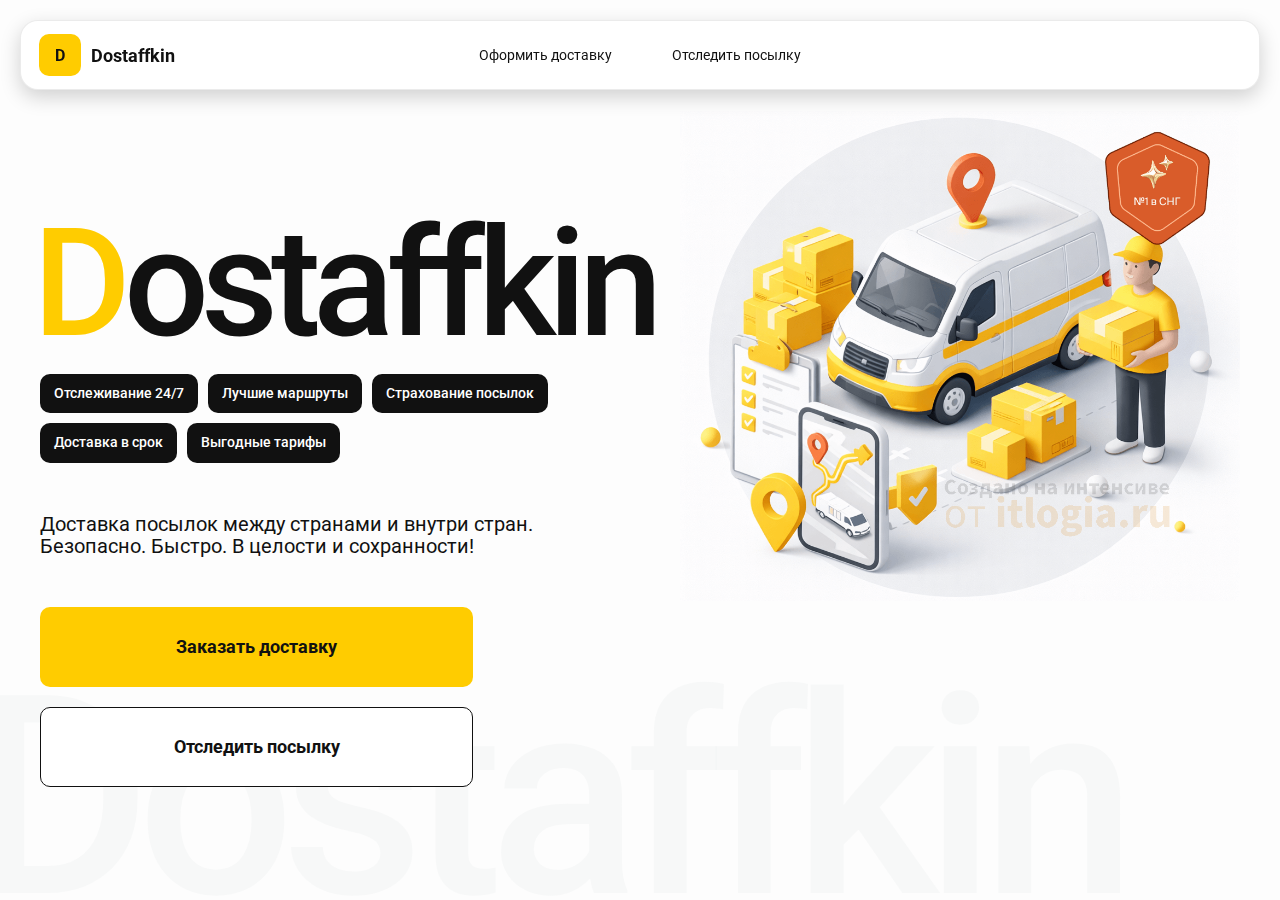
<file: index.html>
<!DOCTYPE html>
<html lang="en">

<head>
    <meta charset="UTF-8">
    <meta name="viewport" content="width=device-width,initial-scale=1,maximum-scale=1,user-scalable=0" />
    <title>Dostaffkin — Доставка посылок между странами и внутри стран. Безопасно. Быстро. В целости и сохранности!
    </title>
    <link rel="stylesheet" href="styles/base.css" />
    <link rel="stylesheet" href="styles/base_adaptive.css" />
    <link rel="stylesheet" href="styles/index.css" />
    <link rel="stylesheet" href="styles/index_adaptive.css" />
</head>

<body>
    <div class="container">
        <header class="header">
            <a class="header-brand" href="#">
                <div class="header-logo">D</div>
                <div class="header-title">Dostaffkin</div>
            </a>
            <nav class="header-menu">
                <a class="header-link" href="order.html">Оформить <span>доставку</span></a>
                <a class="header-link" href="track.html">Отследить <span>посылку</span></a>
            </nav>
        </header>
        <main class="main">
            <section class="main-info">
                <div class="main-title">
                    <span>D</span>ostaffkin
                </div>
                <div class="main-features">
                    <div class="main-feature">Отслеживание 24/7</div>
                    <div class="main-feature">Лучшие маршруты</div>
                    <div class="main-feature">Страхование посылок</div>
                    <div class="main-feature">Доставка в срок</div>
                    <div class="main-feature">Выгодные тарифы</div>
                </div>
                <div class="main-description">
                    Доставка посылок между странами и внутри стран.
                    Безопасно. Быстро. В целости и сохранности!
                </div>
                <div class="main-actions">
                    <a class="button" type="button" href="./order.html">Заказать доставку</a>
                    <a class="button button-white" type="button" href="./track.html">Отследить посылку</a>
                </div>
                <div class="main-title-ghost">Dostaffkin</div>
            </section>
            <section class="main-image">
                <img src="images/main-image.png" alt="Main image" />
            </section>
        </main>
    </div>
</body>

</html>
</file>
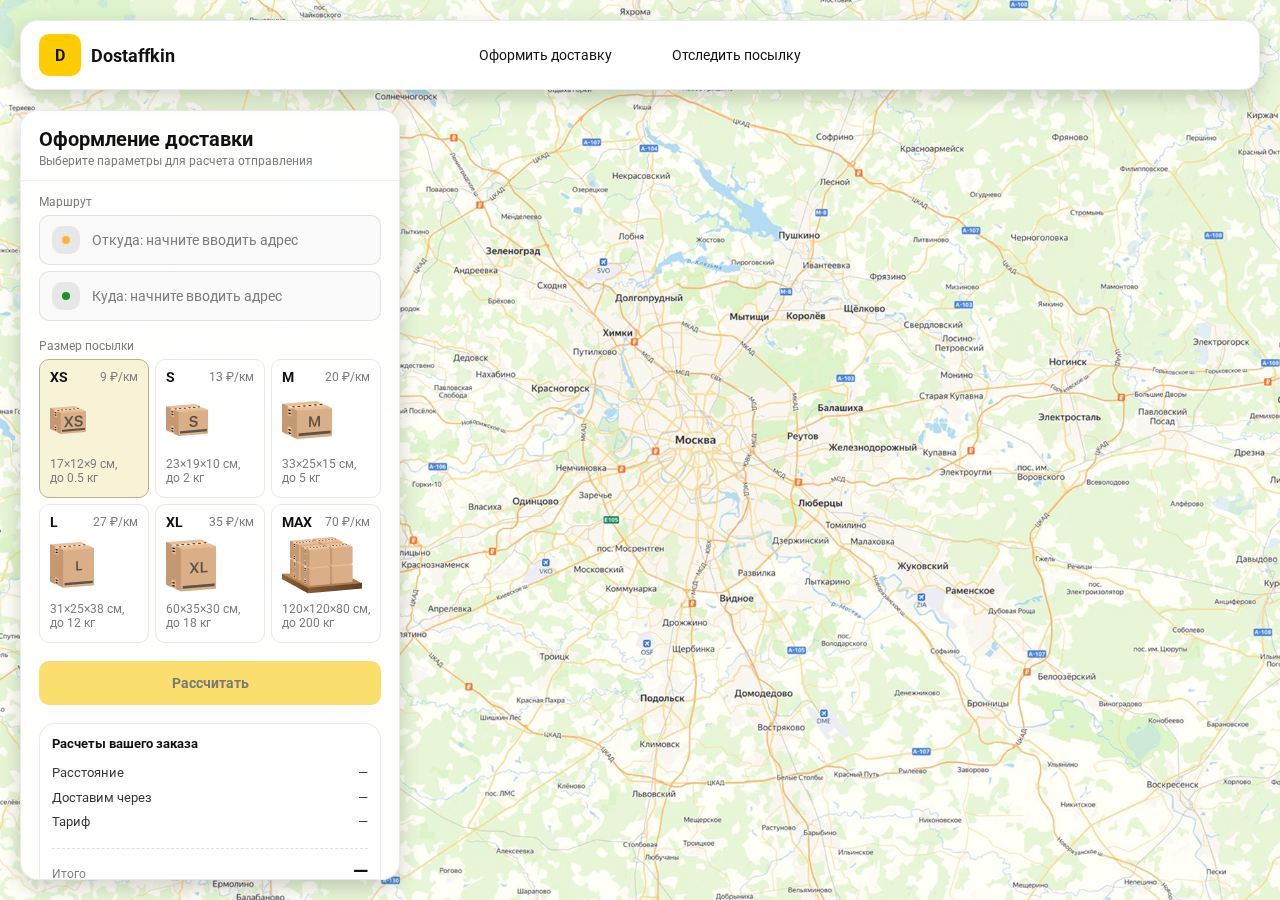
<file: order.html>
<!doctype html>
<html lang="ru">

<head>
    <meta charset="utf-8" />
    <meta name="viewport" content="width=device-width,initial-scale=1,maximum-scale=1,user-scalable=0" />
    <title>Оформление доставки</title>

    <link rel="stylesheet" href="styles/base.css" />
    <link rel="stylesheet" href="styles/base_adaptive.css" />

    <link rel="stylesheet" href="styles/order.css" />
    <link rel="stylesheet" href="styles/order_adaptive.css" />
</head>

<body>
    <div id="map"></div>
    <header class="header">
        <a class="header-brand" href="index.html">
            <div class="header-logo">D</div>
            <div class="header-title">Dostaffkin</div>
        </a>
        <nav class="header-menu">
            <a class="header-link" href="#">Оформить <span>доставку</span></a>
            <a class="header-link" href="track.html">Отследить <span>посылку</span></a>
        </nav>
    </header>
    <aside class="main" id="sidebar">
        <div class="main-header">
            <div class="main-title">Оформление доставки</div>
            <div class="main-text">Выберите параметры для расчета отправления</div>
        </div>
        <div class="main-content">
            <div class="main-route">
                <div class="main-block-title">Маршрут</div>
                <div class="main-fields">
                    <div class="main-field" id="fromField">
                        <div class="main-pin"></div>
                        <input id="from" placeholder="Откуда: начните вводить адрес" autocomplete="off" />
                        <div class="main-ac" id="fromAc" role="listbox" aria-label="Подсказки адресов"></div>
                    </div>

                    <div class="main-field" id="toField">
                        <div class="main-pin"></div>
                        <input id="to" placeholder="Куда: начните вводить адрес" autocomplete="off" />
                        <div class="main-ac" id="toAc" role="listbox" aria-label="Подсказки адресов"></div>
                    </div>
                </div>
            </div>
            <div class="main-package">
                <div class="main-block-title">Размер посылки</div>

                <div class="main-sizes">
                    <div class="main-size-card is-active" data-value="xs">
                        <div class="main-size-top">
                            <div class="main-size-label">XS</div>
                            <div class="main-size-rate">9 ₽/км</div>
                        </div>
                        <div class="main-size-media">
                            <img src="images/sizes/xs.png" alt="Короб XS" />
                        </div>
                        <div class="main-size-description">17×12×9 см,<br>до 0.5 кг</div>
                    </div>

                    <div class="main-size-card" data-value="s">
                        <div class="main-size-top">
                            <div class="main-size-label">S</div>
                            <div class="main-size-rate">13 ₽/км</div>
                        </div>
                        <div class="main-size-media">
                            <img src="images/sizes/s.png" alt="Короб S" />
                        </div>
                        <div class="main-size-description">23×19×10 см,<br>до 2 кг</div>
                    </div>

                    <div class="main-size-card" data-value="m">
                        <div class="main-size-top">
                            <div class="main-size-label">M</div>
                            <div class="main-size-rate">20 ₽/км</div>
                        </div>
                        <div class="main-size-media">
                            <img src="images/sizes/m.png" alt="Короб M" />
                        </div>
                        <div class="main-size-description">33×25×15 см,<br>до 5 кг</div>
                    </div>

                    <div class="main-size-card" data-value="l">
                        <div class="main-size-top">
                            <div class="main-size-label">L</div>
                            <div class="main-size-rate">27 ₽/км</div>
                        </div>
                        <div class="main-size-media">
                            <img src="images/sizes/l.png" alt="Короб L" />
                        </div>
                        <div class="main-size-description">31×25×38 см,<br>до 12 кг</div>
                    </div>

                    <div class="main-size-card" data-value="xl">
                        <div class="main-size-top">
                            <div class="main-size-label">XL</div>
                            <div class="main-size-rate">35 ₽/км</div>
                        </div>
                        <div class="main-size-media">
                            <img src="images/sizes/xl.png" alt="Короб XL" />
                        </div>
                        <div class="main-size-description">60×35×30 см,<br>до 18 кг</div>
                    </div>

                    <div class="main-size-card" data-value="max">
                        <div class="main-size-top">
                            <div class="main-size-label">MAX</div>
                            <div class="main-size-rate">70 ₽/км</div>
                        </div>
                        <div class="main-size-media main-size-media-palleta">
                            <img src="images/sizes/max.png" alt="Паллета" />
                        </div>
                        <div class="main-size-description">120×120×80 см,<br>до 200 кг</div>
                    </div>
                </div>
            </div>
            <div class="main-calculate-block">
                <button id="calc" class="button calculate-button" type="button" disabled>Рассчитать</button>
            </div>
            <div class="main-result" id="result">
                <div class="main-result-title">Расчеты вашего заказа</div>
                <div class="main-result-lines">
                    <div class="main-result-line"><span>Расстояние</span><span id="distanceValue">—</span></div>
                    <div class="main-result-line"><span>Доставим через</span><span id="durationValue">—</span></div>
                    <div class="main-result-line"><span>Тариф</span><span id="rateValue">—</span></div>
                </div>
                <div class="main-price">
                    <div class="main-price-label">Итого</div>
                    <div class="main-price-value" id="totalValue">—</div>
                </div>
            </div>
            <div class="main-order-box">
                <div class="main-order-form" id="orderForm">
                    <div class="main-order-title">Оформление доставки</div>
                    <div class="main-block-info-row">
                        <div class="main-block-title">Контакты</div>
                        <div class="order-fields">
                            <div class="main-field">
                                <input id="customerName" placeholder="Ваше имя" autocomplete="off" />
                            </div>
                            <div class="main-field">
                                <input id="customerPhone" placeholder="Ваш телефон" autocomplete="off"
                                    inputmode="tel" />
                            </div>
                        </div>
                    </div>
                    <div class="main-block-info-row extra-info">
                        <div class="main-block-title">Дополнительная информация</div>
                        <div class="main-field textarea">
                            <textarea id="comment" placeholder="Детали доставки и комментарии"></textarea>
                        </div>
                    </div>
                    <button id="submit" class="button main-submit-request" type="button" disabled>Отправить
                        заявку
                    </button>
                </div>

                <div class="main-order-success" id="orderSuccess">
                    <div class="main-success-icon">✓</div>
                    <div class="main-success-title">Заявка отправлена!</div>
                    <div class="main-success-title">Номер отправления – <span id="orderId"></span></div>
                    <div class="main-success-subtitle">Мы скоро свяжемся с вами</div>
                </div>
            </div>
        </div>
    </aside>
</body>

</html>
</file>
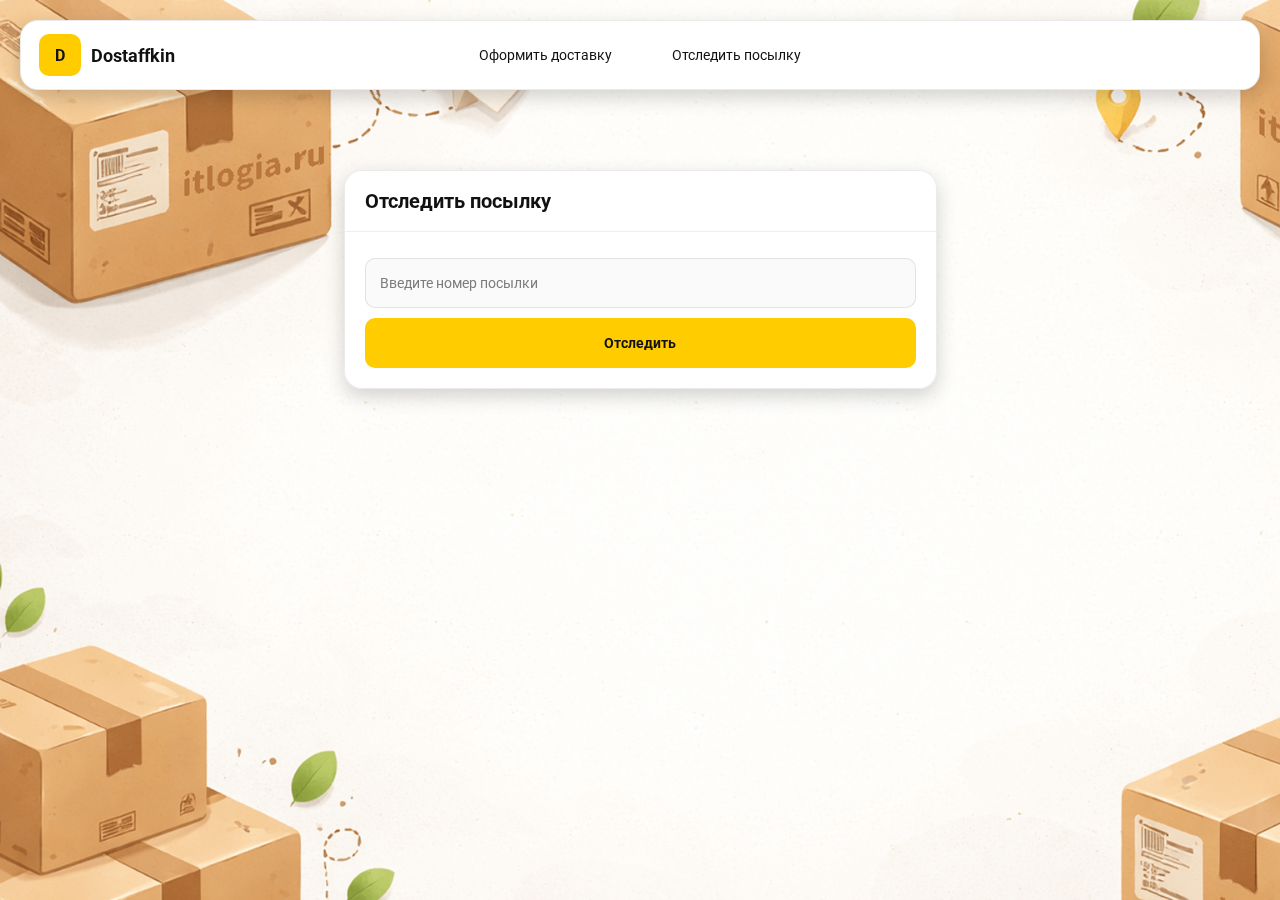
<file: track.html>
<!doctype html>
<html lang="ru">

<head>
    <meta charset="utf-8" />
    <meta name="viewport" content="width=device-width,initial-scale=1,maximum-scale=1,user-scalable=0" />
    <title>Отследить посылку</title>
    <link rel="stylesheet" href="styles/base.css" />
    <link rel="stylesheet" href="styles/base_adaptive.css" />

    <link rel="stylesheet" href="styles/track.css" />
    <link rel="stylesheet" href="styles/track_adaptive.css" />
</head>

<body>
    <div class="container">
        <header class="header">
            <a class="header-brand" href="index.html">
                <div class="header-logo">D</div>
                <div class="header-title">Dostaffkin</div>
            </a>
            <nav class="header-menu">
                <a class="header-link" href="order.html">Оформить <span>доставку</span></a>
                <a class="header-link" href="#">Отследить <span>посылку</span></a>
            </nav>
        </header>
        <main class="track-content">
            <section class="track-card track-search">
                <div class="track-title">Отследить посылку</div>
                <div class="track-action">
                    <div class="main-field track-field">
                        <input id="trackNumber" placeholder="Введите номер посылки" autocomplete="off" />
                    </div>
                    <button id="trackButton" class="button track-button" type="button">Отследить</button>
                </div>
            </section>
            <section class="track-card track-result" id="trackResult">
                <div class="track-result-header">
                    <div class="track-id" id="trackIdValue"></div>
                    <div class="track-routes">
                        <div class="track-route">
                            <div class="track-route-pin">
                                <svg xmlns="http://www.w3.org/2000/svg" fill="none" viewBox="0 0 24 24"
                                    stroke-width="1.5" stroke="orange" class="size-6">
                                    <path stroke-linecap="round" stroke-linejoin="round"
                                        d="M15 10.5a3 3 0 1 1-6 0 3 3 0 0 1 6 0Z" />
                                    <path stroke-linecap="round" stroke-linejoin="round"
                                        d="M19.5 10.5c0 7.142-7.5 11.25-7.5 11.25S4.5 17.642 4.5 10.5a7.5 7.5 0 1 1 15 0Z" />
                                </svg>
                            </div>
                            <div class="track-route-address" id="trackFromValue">
                                Откуда: Москва, улица Арбат, 1
                            </div>
                        </div>
                        <div class="track-route track-route-arrow">
                            <svg xmlns="http://www.w3.org/2000/svg" fill="none" viewBox="0 0 24 24" stroke-width="1.5"
                                stroke="currentColor" class="size-6">
                                <path stroke-linecap="round" stroke-linejoin="round"
                                    d="M19.5 13.5 12 21m0 0-7.5-7.5M12 21V3" />
                            </svg>
                        </div>
                        <div class="track-route">
                            <div class="track-route-pin">
                                <svg xmlns="http://www.w3.org/2000/svg" fill="none" viewBox="0 0 24 24"
                                    stroke-width="1.5" stroke="green" class="size-6">
                                    <path stroke-linecap="round" stroke-linejoin="round"
                                        d="M15 10.5a3 3 0 1 1-6 0 3 3 0 0 1 6 0Z" />
                                    <path stroke-linecap="round" stroke-linejoin="round"
                                        d="M19.5 10.5c0 7.142-7.5 11.25-7.5 11.25S4.5 17.642 4.5 10.5a7.5 7.5 0 1 1 15 0Z" />
                                </svg>
                            </div>
                            <div class="track-route-address" id="trackToValue">
                                Куда: Минск, проспект Независимости, 58
                            </div>
                        </div>
                    </div>
                </div>
                <div class="track-info">
                    <div class="track-status-title">Статус данной посылки:</div>
                    <div class="track-status-list" id="trackStatusList">


                        <div class="track-status created">
                            <img src="images/icons/created.svg" class="track-status-icon" alt="Created">
                            <div class="track-status-text">
                                <div class="track-status-text-state">Создан</div>
                                <div class="track-status-text-date">10.01.2026</div>
                            </div>
                        </div>

                        <div class="track-status in-way">
                            <img src="images/icons/in-way.svg" class="track-status-icon" alt="In way">
                            <div class="track-status-text">
                                <div class="track-status-text-state">В пути: Москва</div>
                                <div class="track-status-text-date">18.01.2026</div>
                            </div>
                        </div>

                        <div class="track-status ready">
                            <img src="images/icons/ready.svg" class="track-status-icon" alt="Ready">
                            <div class="track-status-text">
                                <div class="track-status-text-state">Готов к выдаче</div>
                                <div class="track-status-text-date">25.01.2026</div>
                            </div>
                        </div>

                        <div class="track-status done">
                            <img src="images/icons/done.svg" class="track-status-icon" alt="Done">
                            <div class="track-status-text">
                                <div class="track-status-text-state">Вручен</div>
                                <div class="track-status-text-date">27.01.2026</div>
                            </div>
                        </div>

                    </div>
                </div>
            </section>
        </main>
    </div>
</body>

</html>
</file>
<file: styles/base.css>
*, *::before, *::after {
    box-sizing: border-box;
}

@font-face {
    font-family: "Roboto";
    src: url("../fonts/Roboto-Regular.ttf");
    font-weight: normal;
}

@font-face {
    font-family: "Roboto";
    src: url("../fonts/Roboto-Bold.ttf");
    font-weight: bold;
}

@font-face {
    font-family: "Roboto";
    src: url("../fonts/Roboto-Medium.ttf");
    font-weight: 500;
}

html, body {
    margin: 0;
    color: #111111;
    font-family: "Roboto", sans-serif;
}

body {
    background: #FDFDFD;
}

.header {
    border-radius: 18px;
    box-shadow: 0 7px 20px 0 #0000002E;
    backdrop-filter: blur(10px);
    background: #ffffff;
    left: 20px;
    border: 1px solid rgba(0, 0, 0, 0.08);
    position: fixed;
    right: 20px;
    top: 20px;
    padding: 14px 18px;
    height: 70px;
    display: flex;
    align-items: center;
    z-index: 6;
}

.header-brand {
    display: flex;
    align-items: center;
    text-decoration: none;
    gap: 10px;
}

.header-logo {
    width: 42px;
    height: 42px;
    border-radius: 10px;
    background: #FFCC00;
    display: grid;
    place-items: center;
    font-weight: bold;
    color: #111;
}

.header-title {
    font-size: 18px;
    font-weight: bold;
    color: #111111;
    text-decoration: none;
}

.header-menu {
    display: flex;
    align-items: center;
    gap: 60px;
    margin: 0;
    position: absolute;
    left: 50%;
    transform: translateX(-50%);
}

.header-link {
    font-size: 14px;
    color: #111111;
    text-decoration: none;
}

.main-info {
    max-width: 840px;
    width: 100%;
    position: relative;
}

.button {
    border: 0;
    outline: none;
    height: 44px;
    border-radius: 10px;
    font-size: 14px;
    font-weight: bold;
    cursor: pointer;
    font-family: inherit;
    transition: transform .08s ease, opacity .12s ease;
    background: #ffcc00;
    color: #111111;
    text-align: center;
    text-decoration: none;
}

.button:hover {
    background-color: #E5BC19;
}

.button:disabled {
    cursor: not-allowed;
    background-color: #FADE6E;
    color: #787878;
    transform: none;
}

.button.button-white {
    background: #ffffff;
    border: 1px solid #111111;
}

.button.button-white:hover {
    background: rgb(241 241 241);
}

.main-field {
    display: flex;
    align-items: center;
    margin-top: 6px;
    gap: 10px;
    border: 1px solid #1111111A;
    background: #FAFAFA;
    border-radius: 10px;
    padding: 10px 12px;
    position: relative;
    box-sizing: border-box;
    height: 50px;
}

.main-field.textarea {
    height: auto;
}

.main-pin {
    width: 28px;
    height: 28px;
    border-radius: 10px;
    background: rgba(17, 17, 17, 0.08);
    display: grid;
    place-items: center;
    flex: 0 0 auto;
    position: relative;
}

.main-pin::before {
    content: "";
    width: 8px;
    height: 8px;
    border-radius: 999px;
    background: orange;
    opacity: .75;
    display: block;
}

.main-field:last-child .main-pin::before {
    background: green;
    opacity: .85;
}

input, textarea {
    width: 100%;
    border: 0;
    outline: none;
    background: transparent;
    font-size: 14px;
    color: #111111;
    font-family: inherit;
}

textarea {
    resize: vertical;
    min-height: 72px;
    padding: 2px 0;
}

input::placeholder, textarea::placeholder {
    color: #7C7C7C;
}

.main-field:focus-within {
    border-color: rgba(0, 0, 0, 0.20);
    box-shadow: 0 0 0 4px rgba(255, 204, 0, 0.35);
    background: rgba(255, 255, 255, 0.75);
}
</file>
<file: styles/base_adaptive.css>
@media (max-width: 767px) {
    .header {
        left: 10px;
        right: 10px;
        top: 10px;
    }

    .header-link span {
        display: none;
    }

    .header-menu {
        gap: 20px;
        justify-content: flex-start;
        margin: 0 0 0 30px;
        position: static;
        transform: none;
    }
}

@media (max-width: 420px) {
    .header-title {
        display: none;
    }
}

@media (max-width: 374px) {
    .header-menu {
        gap: 10px;
        margin: 0 0 0 10px;
    }
}
</file>
<file: styles/index.css>
.container {
    overflow: hidden;
    min-height: 100vh;
}

.main {
    padding: 111px 40px 40px;
    position: relative;
    display: flex;
}

.main-title {
    margin-top: 98px;
    font-weight: 500;
    font-size: 200px;
    line-height: 1;
    letter-spacing: -0.05em;
    color: #111111;
    left: -15px;
    position: relative;
}

.main-title span {
    color: #ffcc00;
}

.main-features {
    margin-top: 15px;
    display: flex;
    flex-wrap: wrap;
    gap: 10px;
}

.main-feature {
    background: #111111;
    color: #ffffff;
    padding: 12px 14px;
    font-weight: 500;
    font-size: 14px;
    line-height: 1.1;
    border-radius: 10px;
}

.main-description {
    margin-top: 50px;
    max-width: 500px;
    font-size: 20px;
    line-height: 1.1;
    color: #111111;
}

.main-actions {
    margin-top: 50px;
    display: flex;
    flex-direction: column;
    gap: 20px;
}

.main-actions .button {
    height: 80px;
    width: 433px;
    font-size: 18px;
    font-weight: bold;
    place-items: center;
    display: grid;
}

.main-title-ghost {
    position: absolute;
    z-index: -1;
    left: -70px;
    bottom: -150px;
    font-weight: 500;
    font-size: 278px;
    line-height: 1;
    letter-spacing: -0.05em;
    color: #ECEDF04D;
}

.main-image {
    width: 1024px;
    top: 100px;
    z-index: -2;
}

.main-image img {
    width: 100%;
    max-width: 1024px;
    height: auto;
    display: block;
}
</file>
<file: styles/index_adaptive.css>
@media (max-width: 1760px) {
    .main-title {
        font-size: 150px;
        left: -7px;
    }

    .main-info {
        max-width: 640px;
    }
}

@media (max-width: 1200px) {
    .main-info {
        max-width: 540px;
    }

    .main {
        padding: 111px 20px 20px;
    }

    .main-title {
        font-size: 120px;
        left: -4px;
    }

    .main-title-ghost {
        font-size: 220px;
    }
}

@media (max-width: 1024px) {
    .main-title {
        margin-top: 30px;
    }

    .main {
        flex-direction: column-reverse;
    }

    .main-image {
        max-width: 350px;
        position: absolute;
        left: 370px;
        top: 370px;
    }

    .main-info {
        max-width: 100%;
    }

    .main-actions {
        gap: 10px;
    }

    .main-actions .button {
        height: 50px;
        font-size: 14px;
        width: auto;
        max-width: 300px;
    }

    .main-description {
        max-width: 350px;
    }
}

@media (max-width: 570px) {
    .main-title {
        font-size: 88px;
    }

    .main-description {
        max-width: 100%
    }

    .main-actions {
       width: 100%;
    }

    .main-actions .button {
        width: 100%;
        max-width: 100%
    }

    .main-image {
        max-width: 650px;
        position: absolute;
        left: 170px;
        top: 70px;
        opacity: 0.2;
    }
}

@media (max-width: 400px) {
    .main-title {
        font-size: 70px;
    }
}
</file>
<file: styles/order.css>
#map {
    background-image: url("../images/order-bg.png");
    background-size: cover;
    position: fixed;
    inset: 0;
}

.main {
    border-radius: 18px;
    box-shadow: 0 7px 20px 0 #0000002E;
    backdrop-filter: blur(10px);
    background: rgba(255, 255, 255, 0.96);
    left: 20px;
    border: 1px solid rgba(0, 0, 0, 0.08);
    position: fixed;
    top: 110px;
    bottom: 20px;
    width: 380px;
    display: flex;
    flex-direction: column;
    overflow: hidden;
    z-index: 5;
}

.main-header {
    padding: 18px 18px 12px 18px;
    border-bottom: 1px solid rgba(0, 0, 0, 0.06);
    display: flex;
    flex-direction: column;
}

.main-title {
    font-size: 20px;
    line-height: 100%;
    font-weight: bold;
}

.main-text {
    font-size: 12px;
    margin-top: 5px;
    color: #7C7C7C;
}

.main-content {
    padding: 14px 18px 18px 18px;
    overflow: auto;
    scrollbar-width: none;
    display: flex;
    flex-direction: column;
    gap: 18px;
    flex: 1;
}

.main-block-title {
    font-size: 12px;
    color: #7C7C7C;
}

.main-route .main-block-title,
.main-package .main-block-title {
    margin-bottom: 6px;
}

.main-sizes {
    display: grid;
    gap: 6px;
    grid-template-columns: repeat(3, 1fr);
}

.main-size-card {
    border: 1px solid #E8E8E7;
    background: #FFFFFF;
    border-radius: 10px;
    padding: 10px;
    cursor: pointer;
    user-select: none;
    transition: transform .08s ease, border-color .12s ease, background .12s ease;
    min-height: 139px;
}

.main-size-card:hover {
    transform: translateY(-1px);
}

.main-size-card.is-active {
    background-color: #F8F2D6;
    border-color: #B7B196;
}

.main-size-top {
    display: flex;
    align-items: center;
    justify-content: space-between;
}

.main-size-label {
    font-weight: bold;
    font-size: 14px;
    color: #111111;
    line-height: 100%;
}

.main-size-rate {
    font-size: 12px;
    color: #7C7C7C;
    line-height: 100%;
}

.main-size-media {
    margin-top: 8px;
    height: 57px;
}

.main-size-description {
    margin-top: 8px;
    font-size: 12px;
    color: #7C7C7C;
    line-height: 1.2;
}

.calculate-button {
    width: 100%;
}

.main-result {
    border: 1px solid rgba(0, 0, 0, 0.08);
    background: rgba(255, 255, 255, 0.75);
    border-radius: 16px;
    padding: 12px;
    line-height: 1.25;
}

.main-result-title {
    font-weight: bold;
    font-size: 13px;
    color: #111111;
    margin-bottom: 13px;
}

.main-result-lines {
    gap: 8px;
    display: flex;
    flex-direction: column;
}

.main-result-line {
    font-size: 13px;
    color: rgba(17, 17, 17, 0.85);
    display: flex;
    justify-content: space-between;
}

.main-price {
    margin-top: 18px;
    padding-top: 10px;
    border-top: 1px dashed rgba(0, 0, 0, 0.12);
    display: flex;
    align-items: baseline;
    justify-content: space-between;
}

.main-price-label {
    font-size: 12px;
    color: rgba(17, 17, 17, 0.55);
}

.main-price-value {
    font-size: 20px;
    font-weight: bold;
    color: #111111;
    letter-spacing: -0.3px;
}

.main-order-box {
    background: #ffffff;
    border: 1px solid #E8E8E7;
    border-radius: 10px;
    padding: 12px;
}

.main-order-title {
    margin-bottom: 8px;
    font-weight: bold;
    font-size: 14px;
    color: #111111;
}

.main-block-info {
    display: flex;
    flex-direction: column;
    gap: 6px;
}

.order-fields {
    display: grid;
    grid-template-columns: 1fr 1fr;
    column-gap: 10px;
    margin-top: 6px;
}

.main-block-info-row.extra-info {
    display: block;
    margin-top: 13px;
}

.main-submit-request {
    width: 100%;
    margin-top: 6px;
}

.main-order-success {
    display: none;
    text-align: center;
    padding: 22px 12px;
    gap: 12px;
}

.main-order-success.is-visible {
    display: flex;
    flex-direction: column;
    align-items: center;
}

.main-success-icon {
    width: 56px;
    height: 56px;
    border-radius: 50%;
    background: #16a34a;
    color: #ffffff;
    display: grid;
    place-items: center;
    font-size: 30px;
}

.main-success-title {
    font-size: 14px;
    font-weight: bold;
    color: #111111;
}

.main-success-subtitle {
    font-size: 12px;
    color: rgba(17, 17, 17, 0.55);
    line-height: 1.3;
}
</file>
<file: styles/order_adaptive.css>
@media (max-width: 767px) {
    .main {
        left: 10px;
        right: 10px;
        top: 50%;
        bottom: 12px;
        width: auto;
        max-width: none;
    }
}

@media (max-width: 420px) {
    .main-sizes {
        grid-template-columns: repeat(2, 1fr);
    }
}
</file>
<file: styles/track.css>
.container {
    background: #F4F4F4 url("../images/track-bg.png");
    background-size: cover;
    min-height: 100vh;
    padding: 170px 0 50px 0;
}

.track-content {
    width: 593px;
    margin: 0 auto;
}

.track-card {
    width: 100%;
    border-radius: 18px;
    box-shadow: 0 7px 20px 0 #0000002E;
    backdrop-filter: blur(10px);
    background: rgba(255, 255, 255, 0.96);
    border: 1px solid rgba(0, 0, 0, 0.08);
}

.track-title {
    font-size: 20px;
    line-height: 100%;
    font-weight: bold;
    border-bottom: 1px solid #EEEEEE;
    padding: 20px;
}

.track-action {
    padding: 20px;
}

.track-button {
    width: 100%;
    height: 50px;
}

.track-field {
    margin-bottom: 10px;
}

.track-result {
    margin-top: 5px;
    display: none;
}

.track-result.is-visible {
    display: block;
}

.track-result-header {
    font-weight: bold;
    font-size: 14px;
    color: #111111;
    padding: 20px;
    border-bottom: 1px solid #EEEEEE;
}

.track-id {
    margin-bottom: 12px;
    font-size: 20px;
}

.track-routes {
    display: flex;
    flex-direction: column;
    gap: 10px;
    font-weight: normal;
}

.track-route {
    display: flex;
    align-items: center;
    gap: 10px;
}

.track-route-pin {
    width: 24px;
    height: 24px;
    flex-shrink: 0;
}

.track-route-arrow {
    padding: 15px 0;
    width: 24px;
    height: 24px;
}

.track-info {
    padding: 20px;
}

.track-status {
    display: flex;
    align-items: center;
    font-size: 12px;
    gap: 10px;
}

.track-status-title {
    font-size: 14px;
    color: #111111;
    margin-bottom: 20px;
}

.track-status-list {
    display: flex;
    flex-direction: column;
    gap: 15px;
}

.track-status-icon {
    width: 40px;
    height: 40px;
    border-radius: 50%;
    background: rgba(17, 17, 17, 0.08);
    display: grid;
    place-items: center;
    flex: 0 0 auto;
}

.track-status.created .track-status-icon {
    background-color: #F1CB00;
}

.track-status.in-way .track-status-icon {
    background-color: #F08A11;
}

.track-status.ready .track-status-icon {
    background-color: #A35D0A;
}

.track-status.done .track-status-icon {
    background-color: #37C93B;
}

.track-status-text {
    display: flex;
    align-items: center;
    justify-content: space-between;
    color: #111111;
    font-size: 12px;
    flex: 1;
}

.track-status-date {
    color: rgba(17, 17, 17, 0.55);
}
</file>
<file: styles/track_adaptive.css>
@media (max-width: 767px) {
    .container {
        padding: 130px 0 50px 0;
    }

    .track-content {
        width: 100%;
        padding-left: 10px;
        padding-right: 10px;
    }

    .track-result-header {
        padding: 20px;
    }
}
</file>
